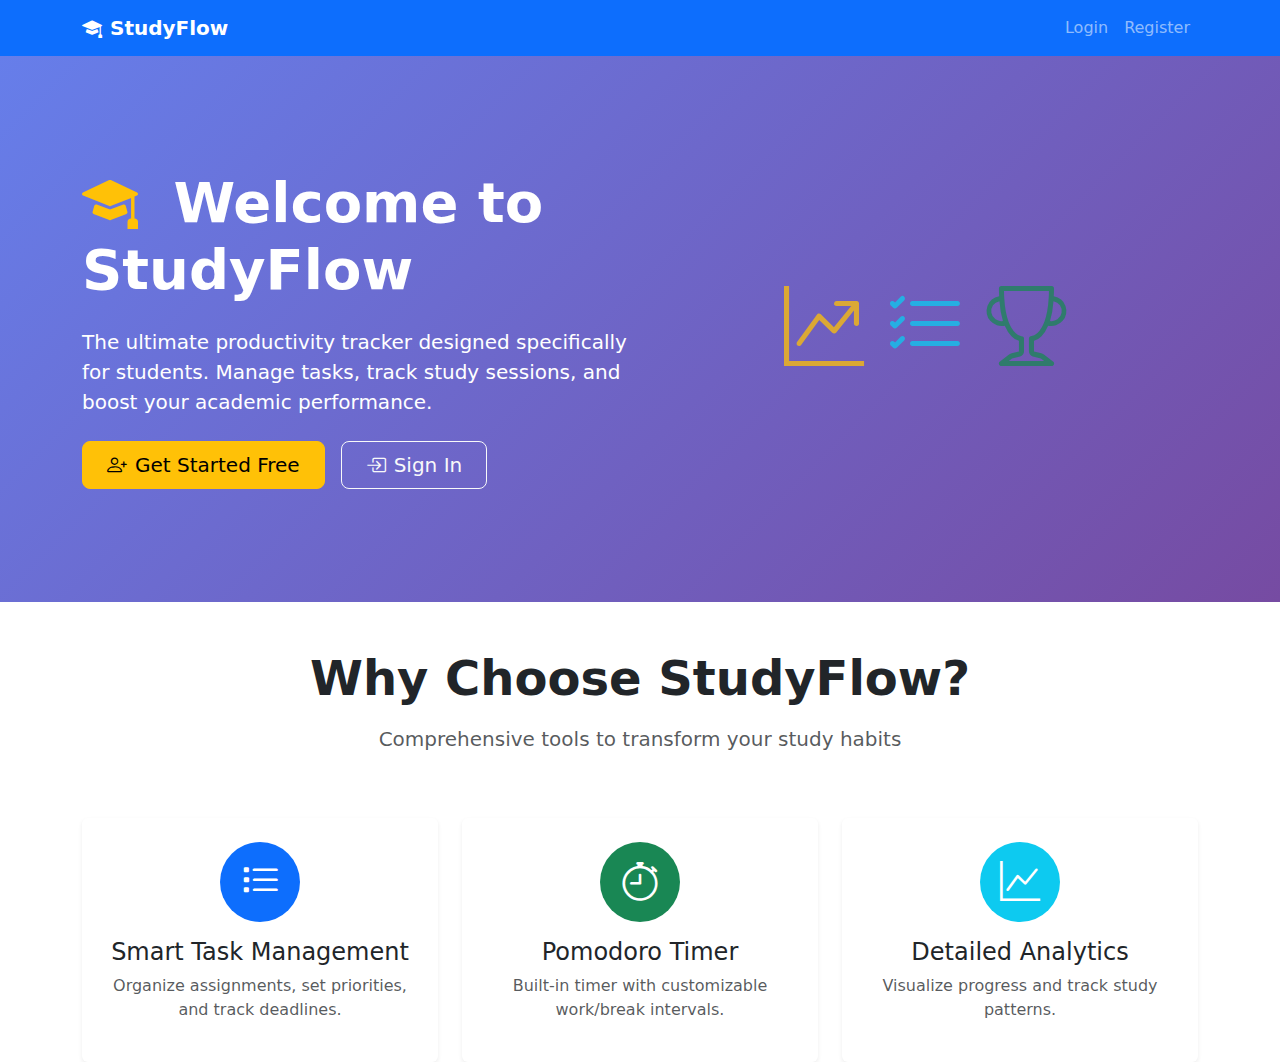
<file: templates/simple_index.html>
<!DOCTYPE html>
<html lang="en">
<head>
    <meta charset="UTF-8">
    <meta name="viewport" content="width=device-width, initial-scale=1.0">
    <title>StudyFlow - Smart Student Productivity</title>
    <link href="https://cdn.jsdelivr.net/npm/bootstrap@5.3.0/dist/css/bootstrap.min.css" rel="stylesheet">
    <link rel="stylesheet" href="https://cdn.jsdelivr.net/npm/bootstrap-icons@1.10.0/font/bootstrap-icons.css">
</head>
<body>
    <nav class="navbar navbar-expand-lg navbar-dark bg-primary">
        <div class="container">
            <a class="navbar-brand fw-bold" href="/">
                <i class="bi bi-mortarboard-fill me-2"></i>StudyFlow
            </a>
            <div class="navbar-nav ms-auto">
                <a class="nav-link" href="/auth/login">Login</a>
                <a class="nav-link" href="/auth/register">Register</a>
            </div>
        </div>
    </nav>

    <div class="hero-section text-white py-5 mb-5" style="background: linear-gradient(135deg, #667eea 0%, #764ba2 100%);">
        <div class="container">
            <div class="row align-items-center" style="min-height: 50vh;">
                <div class="col-lg-6">
                    <h1 class="display-4 fw-bold mb-4">
                        <i class="bi bi-mortarboard-fill text-warning me-3"></i>
                        Welcome to StudyFlow
                    </h1>
                    <p class="lead mb-4">
                        The ultimate productivity tracker designed specifically for students. 
                        Manage tasks, track study sessions, and boost your academic performance.
                    </p>
                    <div class="d-grid gap-2 d-md-flex">
                        <a href="/auth/register" class="btn btn-warning btn-lg px-4 me-md-2">
                            <i class="bi bi-person-plus me-2"></i>Get Started Free
                        </a>
                        <a href="/auth/login" class="btn btn-outline-light btn-lg px-4">
                            <i class="bi bi-box-arrow-in-right me-2"></i>Sign In
                        </a>
                    </div>
                </div>
                <div class="col-lg-6 text-center">
                    <i class="bi bi-graph-up-arrow display-1 text-warning opacity-75"></i>
                    <i class="bi bi-list-check display-1 text-info opacity-75 ms-3"></i>
                    <i class="bi bi-trophy display-1 text-success opacity-75 ms-3"></i>
                </div>
            </div>
        </div>
    </div>

    <div class="container">
        <div class="row text-center mb-5">
            <div class="col-12">
                <h2 class="display-5 fw-bold mb-3">Why Choose StudyFlow?</h2>
                <p class="lead text-muted">Comprehensive tools to transform your study habits</p>
            </div>
        </div>
        
        <div class="row g-4">
            <div class="col-md-4">
                <div class="card h-100 border-0 shadow-sm">
                    <div class="card-body text-center p-4">
                        <div class="bg-primary text-white rounded-circle mx-auto mb-3 d-flex align-items-center justify-content-center" style="width: 80px; height: 80px;">
                            <i class="bi bi-list-task display-6"></i>
                        </div>
                        <h4>Smart Task Management</h4>
                        <p class="text-muted">Organize assignments, set priorities, and track deadlines.</p>
                    </div>
                </div>
            </div>
            
            <div class="col-md-4">
                <div class="card h-100 border-0 shadow-sm">
                    <div class="card-body text-center p-4">
                        <div class="bg-success text-white rounded-circle mx-auto mb-3 d-flex align-items-center justify-content-center" style="width: 80px; height: 80px;">
                            <i class="bi bi-stopwatch display-6"></i>
                        </div>
                        <h4>Pomodoro Timer</h4>
                        <p class="text-muted">Built-in timer with customizable work/break intervals.</p>
                    </div>
                </div>
            </div>
            
            <div class="col-md-4">
                <div class="card h-100 border-0 shadow-sm">
                    <div class="card-body text-center p-4">
                        <div class="bg-info text-white rounded-circle mx-auto mb-3 d-flex align-items-center justify-content-center" style="width: 80px; height: 80px;">
                            <i class="bi bi-graph-up display-6"></i>
                        </div>
                        <h4>Detailed Analytics</h4>
                        <p class="text-muted">Visualize progress and track study patterns.</p>
                    </div>
                </div>
            </div>
        </div>
    </div>

    <script src="https://cdn.jsdelivr.net/npm/bootstrap@5.3.0/dist/js/bootstrap.bundle.min.js"></script>
</body>
</html>
</file>
